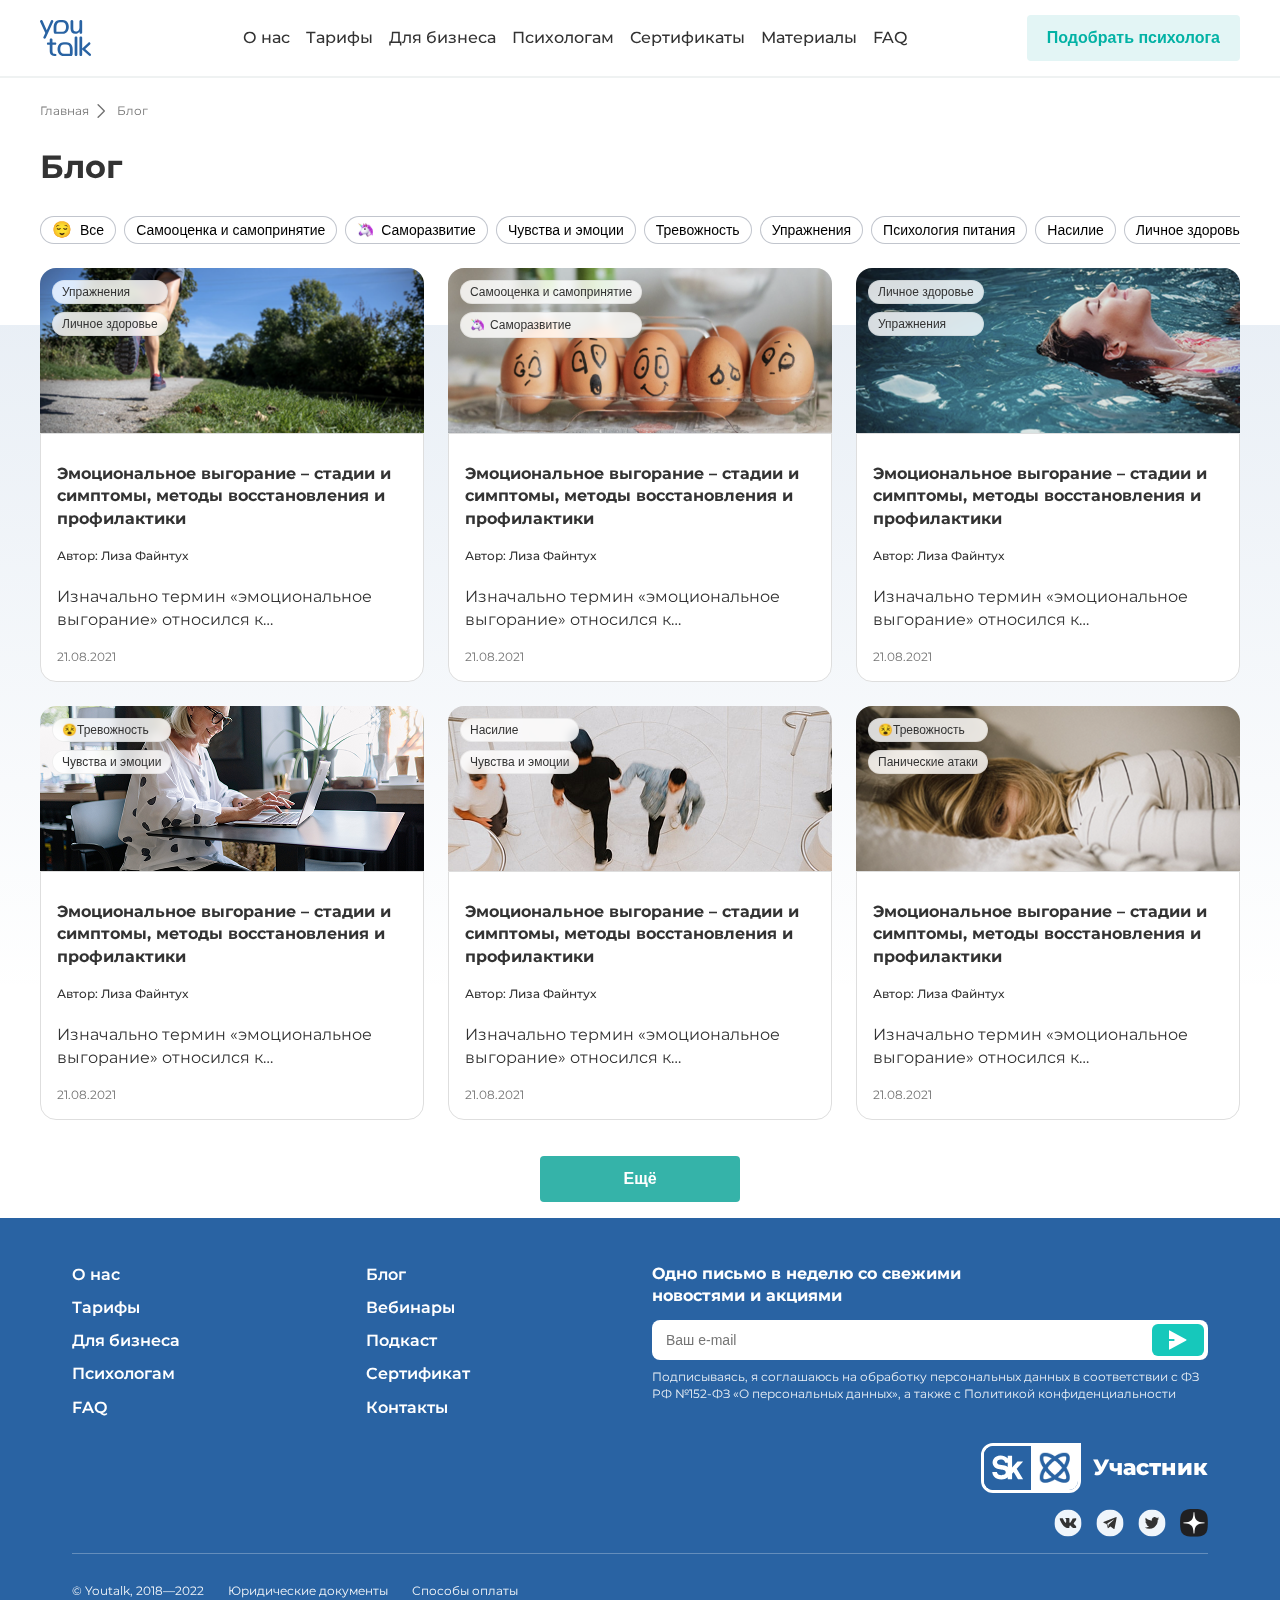
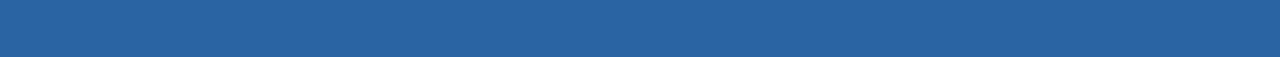
<file: index.html>
<!DOCTYPE html>
<html lang="eu">
<head>
    <meta charset="UTF-8"/>
    <meta name="viewport" content="width=device-width, initial-scale=1"/>
    <title>Блог — YouTalk</title>

    <!-- Montserrat -->
    <link rel="preconnect" href="https://fonts.gstatic.com" crossorigin>
    <link href="https://fonts.googleapis.com/css2?family=Montserrat:wght@400;500;600;700;800&display=swap"
          rel="stylesheet">

    <link rel="stylesheet" href="css/styles.css"/>
</head>
<body class="layout">

<!-- Header -->
<header class="header" role="banner" aria-label="Верхняя навигация">
    <div class="header__layout">
        <a class="header__logo-link" href="/" aria-label="На главную">
            <img class="header__logo" src="images/logos/you_talk_logo.svg" alt="YouTalk"/>
        </a>

        <nav class="header__menu" aria-label="Главное меню">
            <ul class="header__menu-list">
                <li class="header__menu-item"><a class="header__menu-link" href="#">О нас</a></li>
                <li class="header__menu-item"><a class="header__menu-link" href="#">Тарифы</a></li>
                <li class="header__menu-item"><a class="header__menu-link" href="#">Для бизнеса</a></li>
                <li class="header__menu-item"><a class="header__menu-link" href="#">Психологам</a></li>
                <li class="header__menu-item"><a class="header__menu-link" href="#">Сертификаты</a></li>
                <li class="header__menu-item"><a class="header__menu-link" href="#">Материалы</a></li>
                <li class="header__menu-item"><a class="header__menu-link" href="#">FAQ</a></li>
            </ul>
        </nav>

        <button class="button button--primary header__cta">Подобрать психолога</button>

        <button class="header__burger" type="button" aria-label="Открыть меню">
            <img src="images/logos/header__burger.svg" alt="" aria-hidden="true"/>
        </button>
    </div>
</header>

<div class="header__line" aria-hidden="true"></div>

<!-- Main -->
<main class="content" id="main-content">
    <nav class="breadcrumb" aria-label="Хлебные крошки">
        <ul class="breadcrumb__list">
            <li class="breadcrumb__item"><a class="breadcrumb__link" href="/">Главная</a></li>
            <li class="breadcrumb__item"><span class="breadcrumb__current" aria-current="page">Блог</span></li>
        </ul>
    </nav>

    <h1 class="content__title">Блог</h1>

    <div class="tags" role="group" aria-label="Фильтры статей" aria-controls="cards-list">
        <button class="tags__item" type="button" data-tag="Все">
            <span class="tags__emoji" aria-hidden="true">😌</span>
            <span>Все</span>
        </button>

        <button class="tags__item" type="button" data-tag="Самооценка и самопринятие">Самооценка и самопринятие</button>

        <button class="tags__item" type="button" data-tag="Саморазвитие">
            <img class="tags__icon" src="images/logos/unicorn.svg" alt="" aria-hidden="true">
            <span>Саморазвитие</span>
        </button>

        <button class="tags__item" type="button" data-tag="Чувства и эмоции">Чувства и эмоции</button>
        <button class="tags__item" type="button" data-tag="Тревожность">Тревожность</button>
        <button class="tags__item" type="button" data-tag="Упражнения">Упражнения</button>
        <button class="tags__item" type="button" data-tag="Психология питания">Психология питания</button>
        <button class="tags__item" type="button" data-tag="Насилие">Насилие</button>
        <button class="tags__item" type="button" data-tag="Личное здоровье">Личное здоровье</button>
    </div>

    <section class="cards" id="cards-list" aria-label="Список статей">

        <article class="card" data-tags="Упражнения, Личное здоровье">
            <div class="card__media">
                <img class="card__img" src="images/png/runner.png"
                     alt="Эмоциональное выгорание — стадии, симптомы и профилактика" loading="lazy" decoding="async">
                <div class="card__tags">
                    <button type="button" class="badge" data-tag="Упражнения">Упражнения</button>
                    <button type="button" class="badge" data-tag="Личное здоровье">Личное здоровье</button>
                </div>
            </div>

            <div class="card__body">
                <h2 class="card__title">Эмоциональное выгорание – стадии и симптомы, методы восстановления и
                    профилактики</h2>
                <p class="card__author">Автор: Лиза Файнтух</p>
                <p class="card__desc">Изначально термин «эмоциональное выгорание» относился к профессиональной
                    сфере...</p>
                <time class="card__date" datetime="2021-08-21">21.08.2021</time>
            </div>
        </article>

        <article class="card" data-tags="Самооценка и самопринятие, Саморазвитие">
            <img class="card__img" src="images/png/smiley_eggs.png"
                 alt="Эмоциональное выгорание — стадии, симптомы и профилактика" loading="lazy" decoding="async"/>
            <div class="card__tags">
                <button type="button" class="badge" data-tag="Самооценка и самопринятие">Самооценка и самопринятие
                </button>
                <button type="button" class="badge" data-tag="Саморазвитие">
                    <img class="badge__icon" src="images/logos/unicorn.svg" alt="" aria-hidden="true"> Саморазвитие
                </button>
            </div>
            <div class="card__body">
                <h2 class="card__title">Эмоциональное выгорание – стадии и симптомы, методы восстановления и
                    профилактики</h2>
                <p class="card__author">Автор: Лиза Файнтух</p>
                <p class="card__desc">Изначально термин «эмоциональное выгорание» относился к профессиональной
                    сфере...</p>
                <time class="card__date" datetime="2021-08-21">21.08.2021</time>
            </div>
        </article>

        <article class="card" data-tags="Личное здоровье, Упражнения">
            <img class="card__img" src="images/png/swim_woman.png"
                 alt="Эмоциональное выгорание — стадии, симптомы и профилактика" loading="lazy" decoding="async"/>
            <div class="card__tags">
                <button type="button" class="badge" data-tag="Личное здоровье">Личное здоровье</button>
                <button type="button" class="badge" data-tag="Упражнения">Упражнения</button>
            </div>
            <div class="card__body">
                <h2 class="card__title">Эмоциональное выгорание – стадии и симптомы, методы восстановления и
                    профилактики</h2>
                <p class="card__author">Автор: Лиза Файнтух</p>
                <p class="card__desc">Изначально термин «эмоциональное выгорание» относился к профессиональной
                    сфере...</p>
                <time class="card__date" datetime="2021-08-21">21.08.2021</time>
            </div>
        </article>

        <article class="card" data-tags="Тревожность, Чувства и эмоции">
            <img class="card__img" src="images/png/working_woman.png"
                 alt="Эмоциональное выгорание — стадии, симптомы и профилактика" loading="lazy" decoding="async"/>
            <div class="card__tags">
                <button type="button" class="badge" data-tag="Тревожность">😵‍Тревожность</button>
                <button type="button" class="badge" data-tag="Чувства и эмоции">Чувства и эмоции</button>
            </div>
            <div class="card__body">
                <h2 class="card__title">Эмоциональное выгорание – стадии и симптомы, методы восстановления и
                    профилактики</h2>
                <p class="card__author">Автор: Лиза Файнтух</p>
                <p class="card__desc">Изначально термин «эмоциональное выгорание» относился к профессиональной
                    сфере...</p>
                <time class="card__date" datetime="2021-08-21">21.08.2021</time>
            </div>
        </article>

        <article class="card" data-tags="Насилие, Чувства и эмоции">
            <img class="card__img" src="images/png/x_men.png"
                 alt="Эмоциональное выгорание — стадии, симптомы и профилактика" loading="lazy" decoding="async"/>
            <div class="card__tags">
                <button type="button" class="badge" data-tag="Насилие">Насилие</button>
                <button type="button" class="badge" data-tag="Чувства и эмоции">Чувства и эмоции</button>
            </div>
            <div class="card__body">
                <h2 class="card__title">Эмоциональное выгорание – стадии и симптомы, методы восстановления и
                    профилактики</h2>
                <p class="card__author">Автор: Лиза Файнтух</p>
                <p class="card__desc">Изначально термин «эмоциональное выгорание» относился к профессиональной
                    сфере...</p>
                <time class="card__date" datetime="2021-08-21">21.08.2021</time>
            </div>
        </article>

        <article class="card" data-tags="Тревожность, Панические атаки">
            <img class="card__img" src="images/png/bored_woman.png"
                 alt="Эмоциональное выгорание — стадии, симптомы и профилактика" loading="lazy" decoding="async"/>
            <div class="card__tags">
                <button type="button" class="badge" data-tag="Тревожность">😵‍Тревожность</button>
                <button type="button" class="badge" data-tag="Панические атаки">Панические атаки</button>
            </div>
            <div class="card__body">
                <h2 class="card__title">Эмоциональное выгорание – стадии и симптомы, методы восстановления и
                    профилактики</h2>
                <p class="card__author">Автор: Лиза Файнтух</p>
                <p class="card__desc">Изначально термин «эмоциональное выгорание» относился к профессиональной
                    сфере...</p>
                <time class="card__date" datetime="2021-08-21">21.08.2021</time>
            </div>
        </article>
    </section>
    <span id="cards-count" class="sr-only" role="status" aria-live="polite" aria-atomic="true"></span>

    <p id="cards-empty"
       class="cards-empty"
       role="status"
       aria-live="polite"
       aria-atomic="true"
       hidden>
        По выбранным тегам ничего не найдено.
    </p>
    <div class="more">
        <button class="button button--secondary">Ещё</button>
    </div>
</main>

<!-- Footer -->
<footer class="footer" role="contentinfo">
    <div class="footer__inner">
        <div class="footer__top">
            <nav class="footer-links" aria-label="Основные ссылки">
                <div class="footer-links__col">
                    <a class="footer-links__link" href="#">О нас</a>
                    <a class="footer-links__link" href="#">Тарифы</a>
                    <a class="footer-links__link" href="#">Для бизнеса</a>
                    <a class="footer-links__link" href="#">Психологам</a>
                    <a class="footer-links__link" href="#">FAQ</a>
                </div>
                <div class="footer-links__col">
                    <a class="footer-links__link" href="#">Блог</a>
                    <a class="footer-links__link" href="#">Вебинары</a>
                    <a class="footer-links__link" href="#">Подкаст</a>
                    <a class="footer-links__link" href="#">Сертификат</a>
                    <a class="footer-links__link" href="#">Контакты</a>
                </div>
            </nav>

            <div class="newsletter">
                <p class="newsletter__title">Одно письмо в неделю со свежими<br>новостями и акциями</p>

                <!-- input  -->
                <form class="newsletter__form" action="#" method="post" novalidate>
                    <div class="newsletter__group">
                        <input class="newsletter__input" type="email" autocomplete="email" placeholder="Ваш e-mail"
                               required
                               aria-label="E-mail для рассылки">
                        <button class="newsletter__submit" type="submit" aria-label="Подписаться">
                            <img class="newsletter__icon" src="images/logos/email_button.svg" alt="" aria-hidden="true">
                        </button>
                    </div>
                </form>

                <p class="newsletter__consent">
                    Подписываясь, я соглашаюсь на обработку персональных данных в соответствии с ФЗ РФ №152-ФЗ
                    «О персональных данных», а также с Политикой конфиденциальности
                </p>
            </div>
        </div>

        <div class="footer__bottom">
            <div class="member">
                <div class="member__box" aria-hidden="true">
                    <div class="member__box-left">
                        <img src="images/logos/sk_logo.svg" alt="Skolkovo" class="member__sk-logo">
                    </div>
                    <div class="member__box-right">
                        <img src="images/logos/atom)).svg" alt="Atom" class="member__atom-logo">
                    </div>
                </div>
                <span class="member__label">Участник</span>
            </div>

            <div class="socials" aria-label="Социальные сети">
                <a class="socials__link" href="#" aria-label="VK"><img src="images/logos/vk_custom_logo.svg" alt=""></a>
                <a class="socials__link" href="#" aria-label="Telegram"><img src="images/logos/telegram_custom_logo.svg"
                                                                             alt=""></a>
                <a class="socials__link" href="#" aria-label="X / Twitter"><img
                        src="images/logos/twitter_custom_logo.svg"
                        alt=""></a>
                <a class="socials__link" href="#" aria-label="Дзен"><img src="images/logos/yandex_dzen_dark.svg" alt=""></a>
            </div>

            <div class="footer__divider" aria-hidden="true"></div>

            <div class="legal">
                <p class="legal__copy">© Youtalk, 2018—2022</p>
                <a class="legal__link" href="#">Юридические документы</a>
                <a class="legal__link" href="#">Способы оплаты</a>
            </div>
        </div>
    </div>
</footer>
<script src="js/tags-filter.js" defer></script>
</body>
</html>
</file>
<file: css/styles.css>
/* ===============================
   Base
   =============================== */
:root {
    --c-text: #333;
    --c-text-60: #333333B2;
    --c-brand: #35B3A9;
    --c-brand-weak: #E3F5F5;
    --c-blue: #2963A3;
    --c-accent: #16C8BB; /* кнопка в инпуте */
    --radius-16: 16px;
}

*,
*::before,
*::after {
    box-sizing: border-box;
}

html, body {
    height: 100%;
}

body {
    margin: 0;
    color: var(--c-text);
    font-family: Montserrat, sans-serif;
    line-height: 1.45;
    -webkit-font-smoothing: antialiased;
    text-rendering: optimizeLegibility;
}

img {
    max-width: 100%;
    display: block;
}

a, button {
    cursor: pointer;
}

a:focus-visible,
button:focus-visible,
input:focus-visible {
    outline: 2px solid var(--c-accent);
    outline-offset: 2px;
}

.layout {
    display: grid;
    grid-template-columns: minmax(16px, auto) minmax(288px, 1200px) minmax(16px, auto);
    grid-template-rows: auto 2px 1fr auto;
    grid-template-areas:
    ". header ."
    "header_line header_line header_line"
    ". main ."
    "footer footer footer";
    min-height: 100%;
}

/* ===============================
   Header
   =============================== */
.header {
    grid-area: header;
    height: 56px;
}

.header__layout {
    height: 100%;
    display: flex;
    align-items: center;
    justify-content: space-between;
}

.header__logo {
    width: 48px;
    height: auto;
}

.header__menu {
    display: none;
    margin-left: 32px;
}

.header__menu-list {
    display: flex;
    gap: 16px;
    margin: 0;
    padding: 0;
    list-style: none;
}

.header__menu-link {
    font-weight: 500;
    text-decoration: none;
    color: inherit;
}

.header__menu-link:hover {
    text-decoration: underline;
}

.header__cta {
    display: none;
}

.header__burger {
    background: transparent;
    border: 0;
    padding: 8px;
}

.header__line {
    grid-area: header_line;
    height: 2px;
    background: #EFF2F2;
}

@media (min-width: 768px) {
    .header {
        height: 76px;
    }

    .header__logo {
        width: 51px;
    }
}

@media (min-width: 1024px) {
    .header__menu {
        display: block;
    }

    .header__cta {
        display: inline-flex;
    }

    .header__burger {
        display: none;
    }
}

/* ===============================
   Buttons
   =============================== */
.button {
    background: transparent;
    border: 0;
    border-radius: 4px;
    padding: 14px 20px;
    font-size: 16px;
    font-weight: 700;
    min-width: 200px;

    transition: filter .18s ease, transform .08s ease, box-shadow .18s ease;
}

.button--primary {
    background: var(--c-brand-weak); /* #E3F5F5 */
    color: #03B2A5;
}

.button--secondary {
    background: var(--c-brand);
    color: #fff;
    border: 0;
}

.button--primary:hover, .button--secondary:hover {
    filter: brightness(0.96);
}

.button--primary:active, .button--secondary:active {
    transform: translateY(1px);
}

.button--primary:focus-visible, .button--secondary:focus-visible {
    outline: 2px solid var(--c-accent); /* #16C8BB */
    outline-offset: 2px;
}

.button:disabled {
    opacity: .6;
    pointer-events: none;
}


/* ===============================
   Content
   =============================== */
.content {
    grid-area: main;
    padding: 16px 0;
}

.content__title {
    font-size: 24px;
    margin: 24px 0 0;
}

@media (min-width: 414px) {
    .content__title {
        font-size: 32px;
    }
}

@media (min-width: 768px) {
    .content__title {
        height: 48px;
    }
}

/* breadcrumb */
.breadcrumb {
    margin-top: 8px;
    overflow-x: auto;
    -webkit-overflow-scrolling: touch;
}

.breadcrumb__list {
    list-style: none;
    display: flex;
    align-items: center;
    gap: 8px;
    margin: 0;
    padding: 0;
    white-space: nowrap;
}

.breadcrumb__link, .breadcrumb__current {
    color: var(--c-text-60);
    font-size: 12px;
    line-height: 18px;
    text-decoration: none;
}

.breadcrumb__link:hover {
    text-decoration: underline;
}

.breadcrumb__item {
    display: flex;
    align-items: center;
    gap: 4px;
}

.breadcrumb__item:not(:last-child)::after {
    content: "";
    width: 16px;
    height: 16px;
    display: inline-block;
    background: url("../images/logos/arrow_right.svg") center/16px 16px no-repeat;
}

/* tags */
.tags {
    display: flex;
    gap: 8px;
    margin-top: 24px;
    overflow-x: auto;
    white-space: nowrap;
    scrollbar-width: none;
}

.tags::-webkit-scrollbar {
    display: none;
}

.tags__item {
    --chip-ring-color: #C1C5CD; /* серый контур */
    --chip-ring-w: 1px;

    display: inline-flex;
    align-items: center;
    gap: 8px;

    border: 0;
    border-radius: 24px;
    padding: 6px 12px;
    font-size: 14px;
    background: #fff;
    box-shadow: 0 0 0 var(--chip-ring-w) var(--chip-ring-color) inset;

    transition: box-shadow .18s ease, color .18s ease, background-color .18s ease;
}

.tags__item:hover {
    --chip-ring-color: var(--c-accent); /* #16C8BB */
    --chip-ring-w: 2px;
}

.tags__item:focus {
    outline: none;
}

.tags__item:focus-visible {
    outline: none;
    --chip-ring-color: var(--c-accent);
    --chip-ring-w: 2px;
}


.tags__item--active {
    --chip-ring-color: var(--c-accent);
    --chip-ring-w: 2px;
    background: #fff;
}

.tags__emoji {
    font-size: 16px;
    line-height: 1;
}

.tags__icon {
    width: 16px;
    height: 16px;
    display: inline-block;
    object-fit: contain;
    flex: 0 0 16px;
}

/* cards */
.cards {
    display: grid;
    grid-template-columns:1fr;
    gap: 24px;
    margin-top: 24px;
}

.card {
    position: relative;
    display: flex;
    flex-direction: column;
    height: 100%;


    content-visibility: auto;
    contain-intrinsic-size: 360px 480px;
}

.card__tags {
    position: absolute;
    z-index: 2;
    top: 12px;
    left: 12px;
    display: flex;
    flex-direction: column;
    gap: 8px;
    pointer-events: auto;
}

.badge {
    display: inline-flex;
    align-items: center;
    gap: 6px;
    padding: 6px 10px;
    font-size: 12px;
    line-height: 1;
    color: #333;

    border: 0;
    border-radius: 999px;

    background: rgba(255, 255, 255, .84);
    box-shadow: 0 0 0 1px rgba(0, 0, 0, .06) inset;

    transition: filter .18s ease, transform .08s ease, box-shadow .18s ease;
}

@supports ((-webkit-backdrop-filter: blur(1px)) or (backdrop-filter: blur(1px))) {
    .badge {
        -webkit-backdrop-filter: saturate(180%) blur(4px);
        backdrop-filter: saturate(180%) blur(4px);
    }
}


.badge:hover {
    filter: brightness(.97);
}

.badge:active {
    transform: translateY(1px);
}

.badge__icon {
    width: 14px;
    height: 14px;
    object-fit: contain;
}

.card__img {
    width: 100%;
    aspect-ratio: 1/1;
    object-fit: cover;
    border-top-left-radius: var(--radius-16);
    border-top-right-radius: var(--radius-16);
}

.card__body {
    background: #fff;
    border: 1px solid #DEDEDE;
    border-bottom-left-radius: var(--radius-16);
    border-bottom-right-radius: var(--radius-16);
    padding: 16px;
    display: flex;
    flex-direction: column;
    min-height: 220px;
}

.card__title {
    font-size: 16px;
    font-weight: 700;
    line-height: 1.4;
}

.card__author {
    margin-top: 4px;
    font-size: 12px;
    font-weight: 500;
    line-height: 18px;
    color: var(--c-text);
}

.card__desc {
    margin-top: 8px;
    overflow: hidden;
    display: -webkit-box;
    -webkit-box-orient: vertical;
    -webkit-line-clamp: 2;
}

.card__date {
    margin-top: auto;
    font-size: 12px;
    color: var(--c-text-60);
}

@media (min-width: 430px) {
    .card__img {
        aspect-ratio: 4/3;
    }
}

@media (min-width: 768px) {
    .cards {
        grid-template-columns:repeat(2, 1fr);
    }

    .card__img {
        aspect-ratio: 3/2;
    }
}

@media (min-width: 1024px) {
    .cards {
        grid-template-columns:repeat(3, 1fr);
    }

    .card__img {
        aspect-ratio: 16/9;
    }
}

@media (min-width: 1280px) {
    .card__img {
        aspect-ratio: 21/9;
    }
}

.more {
    margin-top: 36px;
    width: 100%;
    display: flex;
    justify-content: center;
}


/* ===============================
   Footer
   =============================== */
.footer {
    grid-area: footer;
    background: var(--c-blue);
    color: #fff;
}

.footer__inner {
    max-width: 1200px;
    margin: 0 auto;
    padding: clamp(24px, 3.5vw, 48px) 16px; /* плавная высота вместо фиксированной */
}

/* верхняя часть: 2 колонки на планшете */
.footer__top {
    display: grid;
    grid-template-columns:1fr;
    gap: 24px;
}

.footer-links {
    display: grid;
    grid-template-columns:1fr 1fr;
    gap: 24px 32px;
}

.footer-links__col {
    display: flex;
    flex-direction: column;
    gap: 10px;
}

.footer-links__link {
    color: #fff;
    text-decoration: none;
    font-weight: 600;
}

.footer-links__link:hover {
    text-decoration: underline;
}


/* newsletter */
.newsletter__title {
    font-weight: 700;
    line-height: 1.4;
    margin: 0 0 12px;
}

.newsletter__form {
    display: flex;
}

.newsletter__group {
    position: relative;
    width: 100%;
    max-width: 640px;
}

.newsletter__input {
    width: 100%;
    padding: 12px 14px;
    padding-right: 60px;
    border: none;
    border-radius: 8px;
    font-size: 14px;
    background: #fff;
}

/* кнопка внутри инпута */
.newsletter__submit {
    position: absolute;
    right: 4px;
    top: 4px;
    bottom: 4px;
    width: 52px;
    border: 0;
    border-radius: 6px;
    background: var(--c-accent);
    display: flex;
    align-items: center;
    justify-content: center;
    padding: 0;
}

.newsletter__icon {
    width: 20px;
    height: 20px;
    object-fit: contain;
}

.newsletter__submit:hover {
    filter: brightness(0.96);
}

.newsletter__submit:active {
    transform: translateY(1px);
}

.newsletter__submit:focus-visible {
    outline: 2px solid #fff;
    outline-offset: 2px;
}

.newsletter__consent {
    font-size: 12px;
    line-height: 1.45;
    opacity: .9;
    margin-top: 8px;
}

.newsletter__input, .newsletter__submit {
    -webkit-appearance: none;
    appearance: none;
}

/* скрываем кнопку на iPhone SE (320*) */
@media (max-width: 374px) {
    .newsletter__submit {
        display: none;
    }

    .newsletter__input {
        padding-right: 14px;
    }

    .tags__item {
        padding: 6px 10px;
    }
}

/* нижняя часть */
.footer__bottom {
    margin-top: 24px;
    display: flex;
    flex-direction: column;
    gap: 16px;
}

/* логотипы */
.member {
    display: flex;
    align-items: center;
    gap: 12px;
}

.member__label {
    font-weight: 800;
    font-size: 18px;
    letter-spacing: 0.2px;
}

.member__box {
    width: 100px;
    height: 50px;
    display: flex;
    border: 3px solid #fff;
    border-radius: 12px;
    border-top-right-radius: 0;
    overflow: hidden;
}

.member__box-left, .member__box-right {
    flex: 1;
    display: flex;
    align-items: center;
    justify-content: center;
}

.member__box-left {
    background: var(--c-blue);
}

.member__box-right {
    background: #fff;
}

.member__sk-logo {
    width: 32px;
    height: 25px;
}

.member__atom-logo {
    width: 48px;
    height: auto;
}


/* соцсети */
.socials {
    display: flex;
    gap: 14px;
}

.socials__link img {
    width: 28px;
    height: 28px;
    transition: transform .2s ease;
}

.socials__link:hover img {
    transform: scale(1.1);
}


/* footer line */
.footer__divider {
    height: 1px;
    background: rgba(255, 255, 255, .28);
    width: 100%;
}

/* юридический блок */
.legal {
    display: flex;
    flex-direction: column;
    gap: 6px;
    font-size: 12px;
    line-height: 1.5;
    opacity: .95;
}

.legal__link {
    color: #fff;
    text-decoration: none;
}

.legal__link:hover {
    text-decoration: underline;
}


/* планшет и выше */
@media (min-width: 768px) {
    .footer__inner {
        padding-inline: 32px;
    }

    .footer__top {
        grid-template-columns:1fr 1fr;
        align-items: start;
    }

    .newsletter__group {
        max-width: 540px;
    }

    /* iPad mini */
    .member__label {
        font-size: 20px;
    }
}

/* iPad Pro */
@media (min-width: 1024px) {
    .footer__inner {
        padding-inline: 32px;
    }

    .newsletter__group {
        max-width: 640px;
    }

    .footer__bottom {
        display: grid;
        grid-template-columns: 1fr auto;
        grid-auto-rows: min-content;
        gap: 16px 32px;
        align-items: start;
    }

    .member {
        grid-column: 2;
        grid-row: 1;
        justify-self: end;
    }

    .socials {
        grid-column: 2;
        grid-row: 2;
        justify-self: end;
    }

    .footer__divider {
        grid-column: 1 / -1;
    }

    .legal {
        grid-column: 1 / -1;
        flex-direction: row;
        align-items: center;
        gap: 24px;
        justify-content: flex-start;
    }

    .member__label {
        font-size: 22px;
    }
}

/* десктоп */
@media (min-width: 1440px) {
    .footer__inner {
        padding-block: 48px;
    }

    .member__label {
        font-size: 24px;
    }
}

/* ===============================
    background gradient
   =============================== */
@media (min-width: 1280px) {
    .layout {
        position: relative;
    }

    .layout::before {
        content: "";
        position: absolute;
        left: 50%;
        transform: translateX(-50%);
        top: 325px;
        width: 100%;
        max-width: 1440px;
        height: 672px;

        /* мягкий голубой градиент сверху вниз blue gradient */
        background: linear-gradient(
                180deg,
                rgba(41, 99, 163, 0.10) 0%,
                rgba(41, 99, 163, 0.00) 100%
        );

        z-index: 0;
        pointer-events: none;
    }

    .content {
        position: relative;
        z-index: 1;
    }
}

@media (prefers-reduced-motion: reduce) {
    * {
        animation: none !important;
        transition: none !important;
    }
}

.sr-only {
    position: absolute;
    width: 1px;
    height: 1px;
    padding: 0;
    margin: -1px;
    overflow: hidden;
    clip: rect(0, 0, 0, 0);
    white-space: nowrap;
    border: 0;
}
</file>
